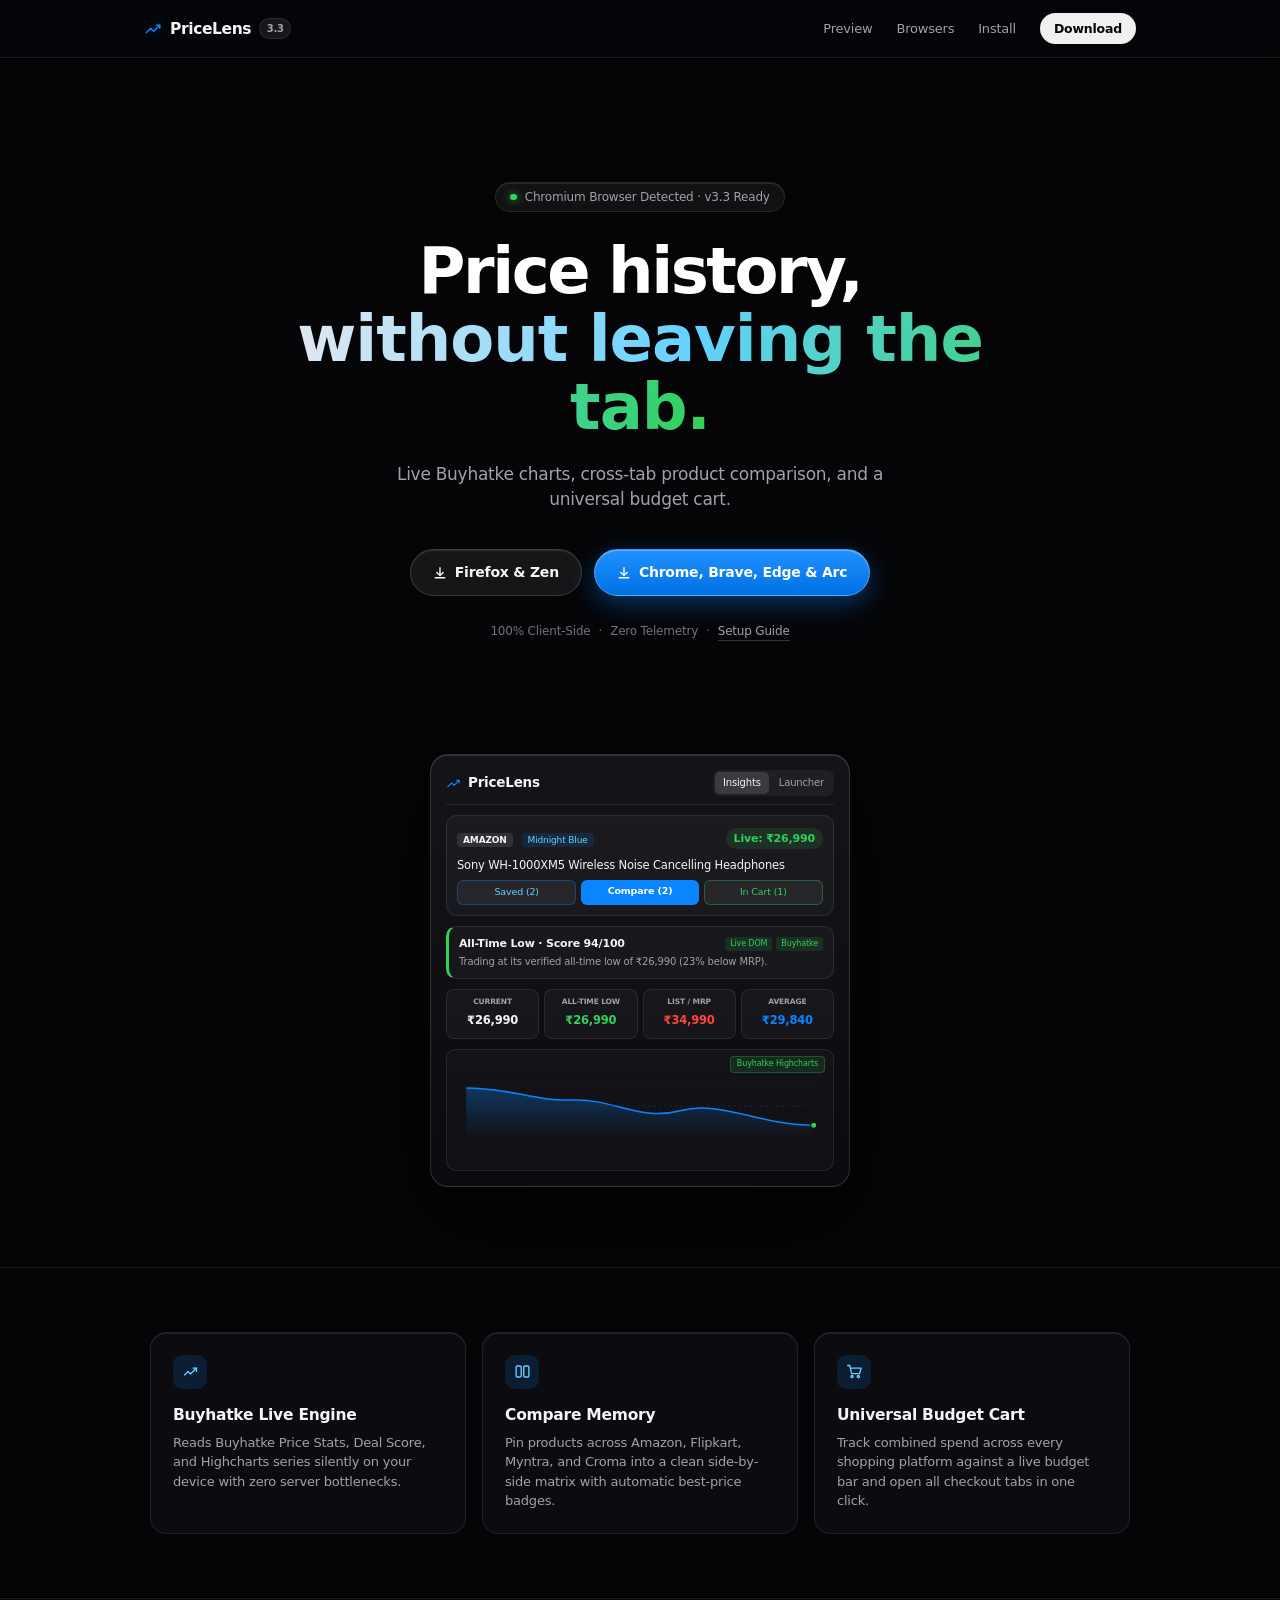
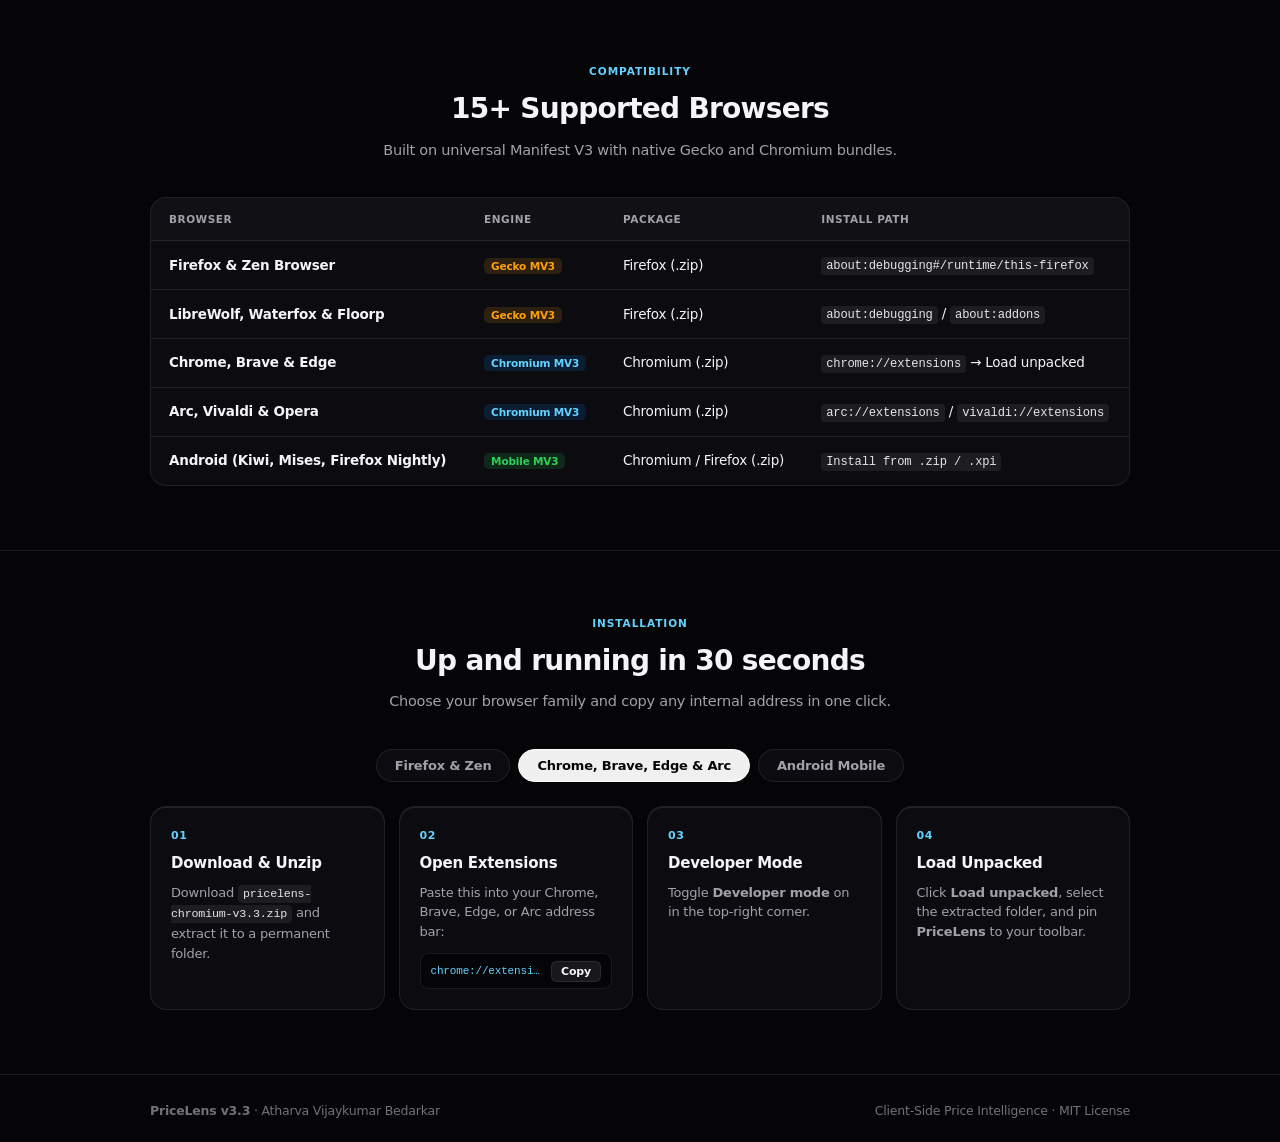
<file: web/index.html>
<!DOCTYPE html>
<html lang="en">
<head>
  <meta charset="UTF-8">
  <meta name="viewport" content="width=device-width, initial-scale=1.0">
  <title>PriceLens — Price History, Compare &amp; Budget Cart</title>
  <meta name="description" content="Live Buyhatke price history, multi-product comparison memory, and a universal budget cart for Firefox, Zen, Chrome, Brave, Edge, and Arc.">
  <link rel="stylesheet" href="styles.css">
</head>
<body>
  <!-- Ambient Grainy Gradient Canvas -->
  <div class="ambient-bg" aria-hidden="true">
    <div class="mesh-orb orb-1"></div>
    <div class="mesh-orb orb-2"></div>
    <div class="mesh-orb orb-3"></div>
    <svg class="grain-layer" xmlns="http://www.w3.org/2000/svg">
      <filter id="grainNoise">
        <feTurbulence type="fractalNoise" baseFrequency="0.78" numOctaves="3" stitchTiles="stitch" />
        <feColorMatrix type="saturate" values="0" />
      </filter>
      <rect width="100%" height="100%" filter="url(#grainNoise)" />
    </svg>
  </div>

  <!-- Minimal Floating Navigation -->
  <nav class="top-nav">
    <div class="nav-inner">
      <a href="#" class="nav-brand">
        <svg class="brand-glyph" viewBox="0 0 24 24" width="18" height="18" fill="none" stroke="currentColor" stroke-width="2" stroke-linecap="round" stroke-linejoin="round">
          <path d="M3 17l6-6 4 4 8-8" />
          <path d="M17 7h4v4" />
        </svg>
        <span class="brand-title">PriceLens</span>
        <span class="version-chip">3.3</span>
      </a>
      <div class="nav-links">
        <a href="#preview">Preview</a>
        <a href="#browsers">Browsers</a>
        <a href="#install-guide">Install</a>
        <a href="downloads/pricelens-universal-v3.3.zip" class="nav-cta" download>Download</a>
      </div>
    </div>
  </nav>

  <!-- Minimalist First Half: Hero Only -->
  <header class="hero-section">
    <div class="hero-container">
      <div class="eyebrow-pill">
        <span class="status-dot"></span>
        <span id="detectedBrowserBanner">Manifest V3 · Gecko &amp; Chromium</span>
      </div>

      <h1 class="hero-headline">
        Price history,<br>
        <span class="gradient-sub">without leaving the tab.</span>
      </h1>

      <p class="hero-lead">
        Live Buyhatke charts, cross-tab product comparison, and a universal budget cart.
      </p>

      <!-- Clean Dual Download Bar -->
      <div class="hero-cta-row">
        <a href="downloads/pricelens-firefox-v3.3.zip" class="btn-hero-dl" id="btnDlGecko" download>
          <svg viewBox="0 0 16 16" width="14" height="14" fill="none" stroke="currentColor" stroke-width="1.6" stroke-linecap="round" stroke-linejoin="round">
            <path d="M8 2v8.5M4.5 7.5L8 11l3.5-3.5M2.5 13.5h11"/>
          </svg>
          <span>Firefox &amp; Zen</span>
        </a>
        <a href="downloads/pricelens-chromium-v3.3.zip" class="btn-hero-dl" id="btnDlChromium" download>
          <svg viewBox="0 0 16 16" width="14" height="14" fill="none" stroke="currentColor" stroke-width="1.6" stroke-linecap="round" stroke-linejoin="round">
            <path d="M8 2v8.5M4.5 7.5L8 11l3.5-3.5M2.5 13.5h11"/>
          </svg>
          <span>Chrome, Brave, Edge &amp; Arc</span>
        </a>
      </div>

      <div class="hero-footnote">
        <span>100% Client-Side</span>
        <span class="dot-sep">·</span>
        <span>Zero Telemetry</span>
        <span class="dot-sep">·</span>
        <a href="#install-guide">Setup Guide</a>
      </div>
    </div>
  </header>

  <!-- Floating Popup Preview -->
  <section class="preview-section" id="preview">
    <div class="preview-stage">
      <div class="preview-window">
        <div class="preview-header">
          <div class="preview-brand">
            <svg viewBox="0 0 24 24" width="15" height="15" fill="none" stroke="#0A84FF" stroke-width="2" stroke-linecap="round" stroke-linejoin="round">
              <path d="M3 17l6-6 4 4 8-8"/><path d="M17 7h4v4"/>
            </svg>
            <span>PriceLens</span>
          </div>
          <div class="preview-pills">
            <span class="p-pill active">Insights</span>
            <span class="p-pill">Launcher</span>
          </div>
        </div>

        <div class="preview-product-bar">
          <div class="preview-prod-top">
            <div>
              <span class="p-store">AMAZON</span>
              <span class="p-variant">Midnight Blue</span>
            </div>
            <span class="p-live">Live: ₹26,990</span>
          </div>
          <div class="preview-prod-title">Sony WH-1000XM5 Wireless Noise Cancelling Headphones</div>
          <div class="preview-quick-row">
            <span class="p-act active">Saved (2)</span>
            <span class="p-act blue">Compare (2)</span>
            <span class="p-act green">In Cart (1)</span>
          </div>
        </div>

        <div class="preview-deal-bar">
          <div class="preview-deal-top">
            <strong>All-Time Low · Score 94/100</strong>
            <div class="preview-src-tags">
              <span class="src-tag">Live DOM</span>
              <span class="src-tag">Buyhatke</span>
            </div>
          </div>
          <p>Trading at its verified all-time low of ₹26,990 (23% below MRP).</p>
        </div>

        <div class="preview-bento-grid">
          <div class="p-metric">
            <span>CURRENT</span>
            <strong>₹26,990</strong>
          </div>
          <div class="p-metric">
            <span>ALL-TIME LOW</span>
            <strong class="green">₹26,990</strong>
          </div>
          <div class="p-metric">
            <span>LIST / MRP</span>
            <strong class="red">₹34,990</strong>
          </div>
          <div class="p-metric">
            <span>AVERAGE</span>
            <strong class="blue">₹29,840</strong>
          </div>
        </div>

        <div class="preview-chart-box">
          <div class="preview-chart-badge">Buyhatke Highcharts</div>
          <svg viewBox="0 0 560 110" width="100%" height="100">
            <defs>
              <linearGradient id="demoGrad" x1="0" y1="0" x2="0" y2="1">
                <stop offset="0%" stop-color="#0A84FF" stop-opacity="0.32"/>
                <stop offset="100%" stop-color="#0A84FF" stop-opacity="0.0"/>
              </linearGradient>
            </defs>
            <line x1="20" y1="25" x2="540" y2="25" stroke="rgba(255,255,255,0.06)" stroke-dasharray="3 3"/>
            <line x1="20" y1="55" x2="540" y2="55" stroke="rgba(10,132,255,0.28)" stroke-dasharray="4 4"/>
            <line x1="20" y1="85" x2="540" y2="85" stroke="rgba(255,255,255,0.06)" stroke-dasharray="3 3"/>
            <path d="M 20 28 C 90 28, 120 48, 180 46 C 240 44, 280 78, 340 62 C 400 46, 460 84, 540 84 L 540 102 L 20 102 Z" fill="url(#demoGrad)"/>
            <path d="M 20 28 C 90 28, 120 48, 180 46 C 240 44, 280 78, 340 62 C 400 46, 460 84, 540 84" fill="none" stroke="#0A84FF" stroke-width="2.2"/>
            <circle cx="540" cy="84" r="4.5" fill="#30D158" stroke="#070709" stroke-width="1.5"/>
          </svg>
        </div>
      </div>
    </div>
  </section>

  <!-- Minimal 3-Pillar Overview -->
  <section class="section" id="features">
    <div class="container">
      <div class="features-bento">
        <div class="feat-card">
          <div class="feat-icon">
            <svg viewBox="0 0 20 20" width="17" height="17" fill="none" stroke="currentColor" stroke-width="1.6" stroke-linecap="round" stroke-linejoin="round">
              <path d="M3 14l4-4 3 3 7-7"/><path d="M13 6h4v4"/>
            </svg>
          </div>
          <h3>Buyhatke Live Engine</h3>
          <p>Reads Buyhatke Price Stats, Deal Score, and Highcharts series silently on your device with zero server bottlenecks.</p>
        </div>

        <div class="feat-card">
          <div class="feat-icon">
            <svg viewBox="0 0 20 20" width="17" height="17" fill="none" stroke="currentColor" stroke-width="1.6" stroke-linecap="round" stroke-linejoin="round">
              <rect x="2.5" y="3.5" width="6" height="13" rx="1.5"/><rect x="11.5" y="3.5" width="6" height="13" rx="1.5"/>
            </svg>
          </div>
          <h3>Compare Memory</h3>
          <p>Pin products across Amazon, Flipkart, Myntra, and Croma into a clean side-by-side matrix with automatic best-price badges.</p>
        </div>

        <div class="feat-card">
          <div class="feat-icon">
            <svg viewBox="0 0 20 20" width="17" height="17" fill="none" stroke="currentColor" stroke-width="1.6" stroke-linecap="round" stroke-linejoin="round">
              <circle cx="7" cy="16" r="1.3"/><circle cx="14.5" cy="16" r="1.3"/>
              <path d="M2 3h2.5l2.2 9.5h9.3l1.8-6.5H5.5"/>
            </svg>
          </div>
          <h3>Universal Budget Cart</h3>
          <p>Track combined spend across every shopping platform against a live budget bar and open all checkout tabs in one click.</p>
        </div>
      </div>
    </div>
  </section>

  <!-- Browser Support Matrix -->
  <section class="section" id="browsers">
    <div class="container">
      <div class="section-header">
        <span class="section-tag">COMPATIBILITY</span>
        <h2>15+ Supported Browsers</h2>
        <p>Built on universal Manifest V3 with native Gecko and Chromium bundles.</p>
      </div>

      <div class="browser-table-wrap">
        <table class="browser-table">
          <thead>
            <tr>
              <th>Browser</th>
              <th>Engine</th>
              <th>Package</th>
              <th>Install Path</th>
            </tr>
          </thead>
          <tbody>
            <tr>
              <td><strong>Firefox &amp; Zen Browser</strong></td>
              <td><span class="tbl-badge gecko">Gecko MV3</span></td>
              <td>Firefox (.zip)</td>
              <td><code>about:debugging#/runtime/this-firefox</code></td>
            </tr>
            <tr>
              <td><strong>LibreWolf, Waterfox &amp; Floorp</strong></td>
              <td><span class="tbl-badge gecko">Gecko MV3</span></td>
              <td>Firefox (.zip)</td>
              <td><code>about:debugging</code> / <code>about:addons</code></td>
            </tr>
            <tr>
              <td><strong>Chrome, Brave &amp; Edge</strong></td>
              <td><span class="tbl-badge chromium">Chromium MV3</span></td>
              <td>Chromium (.zip)</td>
              <td><code>chrome://extensions</code> → Load unpacked</td>
            </tr>
            <tr>
              <td><strong>Arc, Vivaldi &amp; Opera</strong></td>
              <td><span class="tbl-badge chromium">Chromium MV3</span></td>
              <td>Chromium (.zip)</td>
              <td><code>arc://extensions</code> / <code>vivaldi://extensions</code></td>
            </tr>
            <tr>
              <td><strong>Android (Kiwi, Mises, Firefox Nightly)</strong></td>
              <td><span class="tbl-badge mobile">Mobile MV3</span></td>
              <td>Chromium / Firefox (.zip)</td>
              <td><code>Install from .zip / .xpi</code></td>
            </tr>
          </tbody>
        </table>
      </div>
    </div>
  </section>

  <!-- Step-by-Step Installation Guide -->
  <section class="section" id="install-guide">
    <div class="container">
      <div class="section-header">
        <span class="section-tag">INSTALLATION</span>
        <h2>Up and running in 30 seconds</h2>
        <p>Choose your browser family and copy any internal address in one click.</p>
      </div>

      <div class="guide-tabs-bar">
        <button class="guide-tab active" data-guide="gecko">Firefox &amp; Zen</button>
        <button class="guide-tab" data-guide="chromium">Chrome, Brave, Edge &amp; Arc</button>
        <button class="guide-tab" data-guide="android">Android Mobile</button>
      </div>

      <!-- Gecko Steps -->
      <div class="guide-panel active" id="guide-gecko">
        <div class="steps-grid">
          <div class="step-card">
            <div class="step-num">01</div>
            <h3>Download &amp; Unzip</h3>
            <p>Download <code>pricelens-firefox-v3.3.zip</code> and extract it to a permanent folder.</p>
          </div>
          <div class="step-card">
            <div class="step-num">02</div>
            <h3>Open Debugging</h3>
            <p>Paste this into your address bar and press Enter:</p>
            <div class="copy-code-row">
              <code>about:debugging#/runtime/this-firefox</code>
              <button class="copy-snippet-btn" data-copy="about:debugging#/runtime/this-firefox">Copy</button>
            </div>
          </div>
          <div class="step-card">
            <div class="step-num">03</div>
            <h3>Load Manifest</h3>
            <p>Click <strong>Load Temporary Add-on...</strong> and choose <code>manifest.json</code> inside the extracted folder.</p>
          </div>
          <div class="step-card">
            <div class="step-num">Permanent</div>
            <h3>Zen / Developer Edition</h3>
            <p>Set this flag to <code>false</code> in <code>about:config</code>, then install the <code>.zip</code> via <code>about:addons</code>:</p>
            <div class="copy-code-row">
              <code>xpinstall.signatures.required</code>
              <button class="copy-snippet-btn" data-copy="xpinstall.signatures.required">Copy</button>
            </div>
          </div>
        </div>
      </div>

      <!-- Chromium Steps -->
      <div class="guide-panel" id="guide-chromium">
        <div class="steps-grid">
          <div class="step-card">
            <div class="step-num">01</div>
            <h3>Download &amp; Unzip</h3>
            <p>Download <code>pricelens-chromium-v3.3.zip</code> and extract it to a permanent folder.</p>
          </div>
          <div class="step-card">
            <div class="step-num">02</div>
            <h3>Open Extensions</h3>
            <p>Paste this into your Chrome, Brave, Edge, or Arc address bar:</p>
            <div class="copy-code-row">
              <code>chrome://extensions</code>
              <button class="copy-snippet-btn" data-copy="chrome://extensions">Copy</button>
            </div>
          </div>
          <div class="step-card">
            <div class="step-num">03</div>
            <h3>Developer Mode</h3>
            <p>Toggle <strong>Developer mode</strong> on in the top-right corner.</p>
          </div>
          <div class="step-card">
            <div class="step-num">04</div>
            <h3>Load Unpacked</h3>
            <p>Click <strong>Load unpacked</strong>, select the extracted folder, and pin <strong>PriceLens</strong> to your toolbar.</p>
          </div>
        </div>
      </div>

      <!-- Android Steps -->
      <div class="guide-panel" id="guide-android">
        <div class="steps-grid">
          <div class="step-card">
            <div class="step-num">Kiwi / Mises</div>
            <h3>Direct .zip Install</h3>
            <p>Open <code>chrome://extensions</code>, enable <strong>Developer mode</strong>, tap <strong>+(from .zip)</strong>, and pick <code>pricelens-chromium-v3.3.zip</code>.</p>
          </div>
          <div class="step-card">
            <div class="step-num">Firefox Nightly</div>
            <h3>Install From File</h3>
            <p>Enable <code>xpinstall.signatures.required = false</code> in <code>about:config</code> and install <code>pricelens-firefox-v3.3.zip</code>.</p>
          </div>
        </div>
      </div>
    </div>
  </section>

  <!-- Minimal Footer -->
  <footer class="site-footer">
    <div class="container footer-inner">
      <span><strong>PriceLens v3.3</strong> · Atharva Vijaykumar Bedarkar</span>
      <span>Client-Side Price Intelligence · MIT License</span>
    </div>
  </footer>

  <script src="app.js"></script>
</body>
</html>
</file>
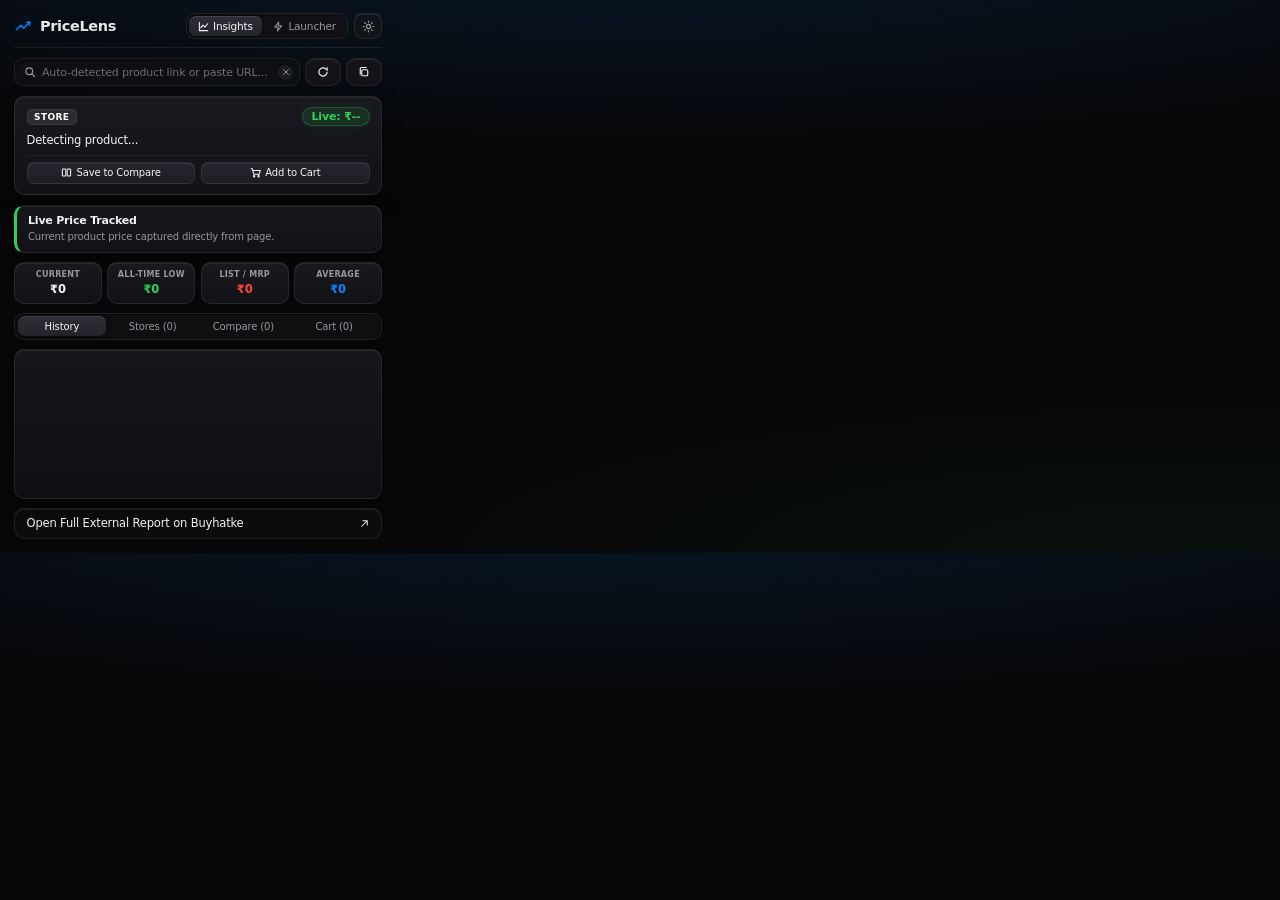
<file: popup/popup.html>
<!DOCTYPE html>
<html lang="en">
<head>
  <meta charset="UTF-8">
  <meta name="viewport" content="width=device-width, initial-scale=1.0">
  <title>PriceLens</title>
  <link rel="stylesheet" href="popup.css">
</head>
<body>
  <div class="popup-container">
    <!-- Auto-Redirect Countdown & Cancellation Banner -->
    <div id="autoRedirectBanner" class="auto-redirect-banner hidden">
      <div class="banner-text">
        <span class="banner-spinner"></span>
        <span>Redirecting in <strong id="countdownText">600ms</strong></span>
      </div>
      <button id="cancelRedirectBtn" class="btn btn-cancel-redirect">Cancel</button>
    </div>

    <!-- Header with Brand & Apple Segmented Control -->
    <header class="header">
      <div class="brand">
        <svg class="brand-icon" viewBox="0 0 24 24" width="18" height="18" fill="none" stroke="currentColor" stroke-width="1.8" stroke-linecap="round" stroke-linejoin="round">
          <path d="M3 17l6-6 4 4 8-8" />
          <path d="M17 7h4v4" />
        </svg>
        <span class="brand-name">PriceLens</span>
      </div>

      <div class="header-controls">
        <!-- Segmented Mode Control -->
        <div class="mode-pill" id="modeSwitchContainer">
          <button id="modeDashboardBtn" class="mode-btn active" title="Analytics, Compare & Cart">
            <svg viewBox="0 0 16 16" width="11" height="11" fill="none" stroke="currentColor" stroke-width="1.5" stroke-linecap="round" stroke-linejoin="round">
              <path d="M2 14h12M2 14V2M4 10l3-4 3 3 4-5"/>
            </svg>
            <span>Insights</span>
          </button>
          <button id="modeRedirectBtn" class="mode-btn" title="Quick Redirect Launcher">
            <svg viewBox="0 0 16 16" width="11" height="11" fill="none" stroke="currentColor" stroke-width="1.5" stroke-linecap="round" stroke-linejoin="round">
              <path d="M8.5 1.5L2.5 9h5l-1 5.5 6-7.5h-5l1-5.5z"/>
            </svg>
            <span>Launcher</span>
          </button>
        </div>

        <button id="openOptionsBtn" class="icon-btn" title="Settings">
          <svg viewBox="0 0 16 16" width="13" height="13" fill="none" stroke="currentColor" stroke-width="1.5" stroke-linecap="round" stroke-linejoin="round">
            <circle cx="8" cy="8" r="2.5"></circle>
            <path d="M8 1.5v1.2M8 13.3v1.2M1.5 8h1.2M13.3 8h1.2M3.4 3.4l.8.8M11.8 11.8l.8.8M3.4 12.6l.8-.8M11.8 4.2l.8-.8"/>
          </svg>
        </button>
      </div>
    </header>

    <!-- URL Input Bar -->
    <div class="search-section">
      <div class="input-wrapper">
        <svg class="search-icon" viewBox="0 0 16 16" width="12" height="12" fill="none" stroke="currentColor" stroke-width="1.5" stroke-linecap="round" stroke-linejoin="round">
          <path d="M7 11.5a4.5 4.5 0 1 0 0-9 4.5 4.5 0 0 0 0 9zM10.5 10.5l3.5 3.5"/>
        </svg>
        <input type="text" id="urlInput" placeholder="Auto-detected product link or paste URL..." autocomplete="off">
        <button id="clearUrlBtn" class="clear-btn" title="Clear">
          <svg viewBox="0 0 16 16" width="10" height="10" fill="none" stroke="currentColor" stroke-width="1.5" stroke-linecap="round">
            <path d="M4 4l8 8M12 4l-8 8"/>
          </svg>
        </button>
      </div>
      <button id="refreshInsightsBtn" class="btn btn-secondary btn-icon" title="Re-sync Multi-Source Data">
        <svg viewBox="0 0 16 16" width="12" height="12" fill="none" stroke="currentColor" stroke-width="1.5" stroke-linecap="round" stroke-linejoin="round">
          <path d="M13.5 8a5.5 5.5 0 1 1-1.6-3.9L13.5 5.5V2"/>
        </svg>
      </button>
      <button id="copyUrlBtn" class="btn btn-secondary btn-icon" title="Copy Canonical URL">
        <svg viewBox="0 0 16 16" width="12" height="12" fill="none" stroke="currentColor" stroke-width="1.5" stroke-linecap="round" stroke-linejoin="round">
          <rect x="5" y="5" width="8" height="8" rx="1.5"></rect>
          <path d="M3 11V3.5A1.5 1.5 0 0 1 4.5 2H11"/>
        </svg>
      </button>
    </div>

    <!-- Active Product Card with 1-Click Compare Memory & Universal Cart Triggers -->
    <div id="productSummaryCard" class="product-summary-card">
      <div class="product-summary-top">
        <div class="product-badges-left">
          <span class="store-badge" id="productStoreBadge">Store</span>
          <span class="variant-pill hidden" id="productVariantPill"></span>
        </div>
        <span class="live-price-pill" id="livePricePill">Live: ₹--</span>
      </div>
      <div class="product-summary-title" id="productSummaryTitle">Detecting product...</div>

      <!-- Compact Action Bar: Save to Compare Memory, Contextual Compare Trigger, Add to Cart -->
      <div class="product-quick-actions" id="productQuickActions">
        <button id="saveCompareBtn" class="action-pill-btn" title="Save product in memory to compare across tabs">
          <svg viewBox="0 0 16 16" width="11" height="11" fill="none" stroke="currentColor" stroke-width="1.5" stroke-linecap="round" stroke-linejoin="round">
            <rect x="2" y="3" width="5" height="10" rx="1"/>
            <rect x="9" y="3" width="5" height="10" rx="1"/>
          </svg>
          <span id="saveCompareBtnText">Save to Compare</span>
        </button>

        <button id="comparePromptBtn" class="action-pill-btn compare-ready-pill hidden" title="Compare this product against saved items">
          <svg viewBox="0 0 16 16" width="11" height="11" fill="none" stroke="currentColor" stroke-width="1.5" stroke-linecap="round" stroke-linejoin="round">
            <path d="M5 3v10M11 3v10M2 8h12"/>
          </svg>
          <span id="comparePromptBtnText">Compare Now</span>
        </button>

        <button id="addToCartBtn" class="action-pill-btn" title="Add product to cross-platform budget cart">
          <svg viewBox="0 0 16 16" width="11" height="11" fill="none" stroke="currentColor" stroke-width="1.5" stroke-linecap="round" stroke-linejoin="round">
            <circle cx="6" cy="13.5" r="1"/>
            <circle cx="12.5" cy="13.5" r="1"/>
            <path d="M1.5 2.5h2l1.8 8h8.2l1.5-5.5H4.5"/>
          </svg>
          <span id="addToCartBtnText">Add to Cart</span>
        </button>
      </div>
    </div>

    <!-- ============================================== -->
    <!-- VIEW 1: REDIRECT LAUNCHER MODE                 -->
    <!-- ============================================== -->
    <div id="redirectView" class="view-panel hidden">
      <div class="redirect-card">
        <div class="redirect-header">
          <label for="redirectProviderSelect">Target Tracker</label>
          <select id="redirectProviderSelect" class="provider-dropdown">
            <!-- Populated dynamically -->
          </select>
        </div>

        <!-- Apple Primary Hero Button -->
        <button id="mainRedirectBtn" class="btn btn-hero btn-block">
          <span class="btn-hero-text">
            <span>Open in <strong id="heroProviderName">Buyhatke</strong></span>
          </span>
          <svg viewBox="0 0 16 16" width="13" height="13" fill="none" stroke="currentColor" stroke-width="1.6" stroke-linecap="round" stroke-linejoin="round">
            <path d="M4 12L12 4M12 4H6M12 4V10"/>
          </svg>
        </button>

        <!-- Quick 1-Click Alternative Provider Chips -->
        <div class="quick-providers-section">
          <span class="quick-label">Alternative Price Trackers</span>
          <div class="quick-chips" id="quickChipsContainer">
            <!-- Populated dynamically -->
          </div>
        </div>

        <!-- Auto-Redirect Preference -->
        <div class="auto-redirect-setting">
          <label class="toggle-checkbox">
            <input type="checkbox" id="autoRedirectCheckbox">
            <span class="toggle-label">Directly open tracker on toolbar icon click</span>
          </label>
        </div>
      </div>
    </div>

    <!-- ============================================== -->
    <!-- VIEW 2: FULL ANALYTICS, COMPARE & CART         -->
    <!-- ============================================== -->
    <div id="dashboardView" class="view-panel">
      <!-- Dashboard Results (Always stable in flow — zero layout shifting) -->
      <div id="resultsContainer" class="results-container">
        <!-- Deal Recommendation Banner + Multi-Source Attribution + Non-Shifting Background Sync Pill -->
        <div id="dealBanner" class="deal-banner deal-excellent">
          <div class="deal-banner-top">
            <span class="deal-badge" id="dealBadge">Live Price Tracked</span>
            <div class="deal-banner-right">
              <span id="bgSyncBadge" class="bg-sync-pill hidden">
                <span class="mini-spinner"></span>
                <span id="bgSyncText">Syncing trackers...</span>
              </span>
              <div class="sources-pills" id="sourcesPillsContainer"></div>
            </div>
          </div>
          <span class="deal-desc" id="dealDesc">Current product price captured directly from page.</span>
        </div>

        <!-- 4 Metric Bento Grid -->
        <div class="metrics-grid">
          <div class="metric-card current">
            <span class="metric-label">Current</span>
            <span class="metric-value" id="currentPrice">₹0</span>
          </div>
          <div class="metric-card lowest">
            <span class="metric-label">All-Time Low</span>
            <span class="metric-value text-green" id="lowestPrice">₹0</span>
          </div>
          <div class="metric-card highest">
            <span class="metric-label">List / MRP</span>
            <span class="metric-value text-red" id="highestPrice">₹0</span>
          </div>
          <div class="metric-card average">
            <span class="metric-label">Average</span>
            <span class="metric-value text-blue" id="averagePrice">₹0</span>
          </div>
        </div>

        <!-- 4-Way Segmented Tab Navigation -->
        <div class="tabs-nav">
          <button class="tab-btn active" data-tab="history">History</button>
          <button class="tab-btn" data-tab="cheaper">Stores (<span id="cheaperCount">0</span>)</button>
          <button class="tab-btn" data-tab="compare">Compare (<span id="compareCount">0</span>)</button>
          <button class="tab-btn" data-tab="cart">Cart (<span id="cartCount">0</span>)</button>
        </div>

        <!-- TAB 1: History Chart Tab -->
        <div id="historyTab" class="tab-content active">
          <!-- Collapsible Keepa Dropdown (Lazy-loaded, collapsed by default) -->
          <details id="keepaChartDropdown" class="keepa-dropdown hidden">
            <summary class="keepa-dropdown-toggle">
              <span class="keepa-toggle-left">
                <svg viewBox="0 0 16 16" width="12" height="12" fill="none" stroke="currentColor" stroke-width="1.5" stroke-linecap="round" stroke-linejoin="round">
                  <path d="M2 14h12M2 14V2M4 10l3-4 3 3 4-5"/>
                </svg>
                <span>View Amazon Keepa Historical Graph</span>
              </span>
              <svg class="keepa-toggle-chevron" viewBox="0 0 16 16" width="10" height="10" fill="none" stroke="currentColor" stroke-width="1.5" stroke-linecap="round" stroke-linejoin="round">
                <path d="M4 6l4 4 4-4"/>
              </svg>
            </summary>
            <div class="keepa-chart-body">
              <img id="keepaChartImg" class="keepa-chart-img" alt="Amazon Price Graph" />
            </div>
          </details>

          <div id="chartContainer" class="chart-wrapper"></div>
        </div>

        <!-- TAB 2: Cross-Store Cheaper Options Tab -->
        <div id="cheaperTab" class="tab-content">
          <div id="cheaperList" class="cheaper-list">
            <!-- Populated dynamically -->
          </div>
        </div>

        <!-- TAB 3: Multi-Product Comparison Matrix Tab -->
        <div id="compareTab" class="tab-content">
          <div class="panel-subheader">
            <span class="panel-subheader-title" id="compareSummaryLabel">Saved Products in Memory</span>
            <button id="clearCompareBtn" class="link-action-btn">Clear All</button>
          </div>
          <div id="compareMatrixContainer" class="compare-matrix-container">
            <!-- Populated dynamically -->
          </div>
        </div>

        <!-- TAB 4: Universal Cross-Platform Budget Cart Tab -->
        <div id="cartTab" class="tab-content">
          <!-- Budget Control & Progress Card -->
          <div class="budget-card">
            <div class="budget-header-row">
              <div class="budget-Totals">
                <span class="budget-caption">Cart Total Across Stores</span>
                <div class="budget-spend-line">
                  <strong class="budget-total-amount" id="cartTotalSpend">₹0</strong>
                  <span class="budget-savings-pill hidden" id="cartTotalSavingsPill">Save ₹0 vs MRP</span>
                </div>
              </div>
              <div class="budget-limit-box">
                <label for="budgetLimitInput" class="budget-caption">Budget Limit (₹)</label>
                <input type="number" id="budgetLimitInput" class="budget-input" min="0" step="500" placeholder="25000">
              </div>
            </div>

            <div class="budget-progress-track">
              <div id="budgetProgressBar" class="budget-progress-fill" style="width: 0%;"></div>
            </div>

            <div class="budget-status-row">
              <span id="budgetStatusText" class="budget-status-text">Set a target budget to track multi-store spend</span>
              <span id="budgetPercentText" class="budget-percent-text">0%</span>
            </div>

            <!-- Cross-Store Spend Breakdown Pills -->
            <div id="cartStoreBreakdown" class="cart-store-breakdown"></div>
          </div>

          <!--Cart Items List -->
          <div id="cartItemsList" class="cart-items-list">
            <!-- Populated dynamically -->
          </div>

          <!-- Cart Footer Actions -->
          <div id="cartFooterActions" class="cart-footer-actions hidden">
            <button id="openAllCartTabsBtn" class="btn btn-secondary btn-sm-block">
              <span>Open All Store Pages</span>
            </button>
            <button id="clearCartBtn" class="btn btn-ghost-danger btn-sm-block">
              <span>Clear Cart</span>
            </button>
          </div>
        </div>

        <!-- Footer Action -->
        <div class="footer-actions">
          <a id="openProviderLink" href="#" target="_blank" class="btn btn-outline btn-block">
            <span>Open Full External Report on <span id="providerButtonLabel">Buyhatke</span></span>
            <svg viewBox="0 0 16 16" width="11" height="11" fill="none" stroke="currentColor" stroke-width="1.5" stroke-linecap="round" stroke-linejoin="round">
              <path d="M4 12L12 4M12 4H6M12 4V10"/>
            </svg>
          </a>
        </div>
      </div>
    </div>

  </div>

  <script src="../lib/url-cleaner.js"></script>
  <script src="../lib/providers.js"></script>
  <script src="../lib/parsers.js"></script>
  <script src="../lib/scrapers.js"></script>
  <script src="../lib/chart.js"></script>
  <script src="popup.js"></script>
</body>
</html>
</file>
<file: web/styles.css>
/* PriceLens v3.3 — Minimal Grainy-Gradient Apple Pro Dark Aesthetic */
:root {
  --bg-canvas: #050507;
  --bg-surface: rgba(18, 18, 24, 0.62);
  --bg-surface-strong: rgba(20, 20, 27, 0.84);
  --border-hairline: rgba(255, 255, 255, 0.085);
  --border-subtle: rgba(255, 255, 255, 0.16);
  --inner-specular: inset 0 1px 0 rgba(255, 255, 255, 0.09);
  --text-primary: #F5F5F7;
  --text-secondary: #A1A1AA;
  --text-muted: #71717A;
  --accent-blue: #0A84FF;
  --accent-cyan: #64D2FF;
  --accent-green: #30D158;
  --accent-amber: #FF9F0A;
  --accent-red: #FF453A;
  --spring: cubic-bezier(0.22, 1, 0.36, 1);
}

* {
  box-sizing: border-box;
  margin: 0;
  padding: 0;
  font-family: -apple-system, BlinkMacSystemFont, "SF Pro Display", "SF Pro Text", "Inter", system-ui, sans-serif;
  -webkit-font-smoothing: antialiased;
  -moz-osx-font-smoothing: grayscale;
  letter-spacing: -0.016em;
}

html {
  scroll-behavior: smooth;
  background-color: var(--bg-canvas);
}

body {
  background-color: var(--bg-canvas);
  color: var(--text-primary);
  line-height: 1.55;
  overflow-x: hidden;
  position: relative;
}

/* =================================================== */
/* AMBIENT GRAINY GRADIENT BACKGROUND LAYER            */
/* =================================================== */
.ambient-bg {
  position: fixed;
  inset: 0;
  z-index: -1;
  overflow: hidden;
  pointer-events: none;
  background: radial-gradient(circle at 50% -15%, #0D1B3E 0%, #050507 68%);
}

.mesh-orb {
  position: absolute;
  border-radius: 50%;
  filter: blur(110px);
  opacity: 0.45;
  will-change: transform;
}

.orb-1 {
  width: 640px;
  height: 520px;
  top: -180px;
  left: 50%;
  transform: translateX(-50%);
  background: radial-gradient(circle, rgba(10, 132, 255, 0.55) 0%, rgba(56, 189, 248, 0.14) 55%, transparent 75%);
  animation: floatOrb1 16s ease-in-out infinite alternate;
}

.orb-2 {
  width: 520px;
  height: 520px;
  top: 140px;
  left: -140px;
  background: radial-gradient(circle, rgba(99, 102, 241, 0.34) 0%, rgba(79, 70, 229, 0.08) 60%, transparent 75%);
  animation: floatOrb2 20s ease-in-out infinite alternate;
}

.orb-3 {
  width: 480px;
  height: 480px;
  top: 260px;
  right: -120px;
  background: radial-gradient(circle, rgba(48, 209, 88, 0.24) 0%, rgba(16, 185, 129, 0.06) 60%, transparent 75%);
  animation: floatOrb3 18s ease-in-out infinite alternate;
}

.grain-layer {
  position: absolute;
  inset: 0;
  width: 100%;
  height: 100%;
  opacity: 0.06;
  mix-blend-mode: overlay;
  pointer-events: none;
}

@keyframes floatOrb1 {
  0% { transform: translate(-50%, 0px) scale(1); }
  100% { transform: translate(-46%, 32px) scale(1.06); }
}

@keyframes floatOrb2 {
  0% { transform: translate(0px, 0px) scale(1); }
  100% { transform: translate(40px, -28px) scale(1.08); }
}

@keyframes floatOrb3 {
  0% { transform: translate(0px, 0px) scale(1); }
  100% { transform: translate(-36px, 24px) scale(1.05); }
}

/* =================================================== */
/* FLOATING GLASS NAVIGATION                           */
/* =================================================== */
.top-nav {
  position: sticky;
  top: 0;
  z-index: 100;
  background: rgba(7, 7, 10, 0.56);
  backdrop-filter: saturate(180%) blur(22px);
  -webkit-backdrop-filter: saturate(180%) blur(22px);
  border-bottom: 1px solid var(--border-hairline);
}

.nav-inner {
  max-width: 1040px;
  margin: 0 auto;
  padding: 13px 24px;
  display: flex;
  justify-content: space-between;
  align-items: center;
}

.nav-brand {
  display: flex;
  align-items: center;
  gap: 8px;
  text-decoration: none;
  color: var(--text-primary);
}

.brand-glyph {
  color: var(--accent-blue);
  filter: drop-shadow(0 0 8px rgba(10, 132, 255, 0.45));
}

.brand-title {
  font-size: 15.5px;
  font-weight: 600;
  letter-spacing: -0.025em;
}

.version-chip {
  font-size: 10px;
  font-weight: 600;
  padding: 1.5px 6.5px;
  border-radius: 99px;
  background: rgba(255, 255, 255, 0.08);
  color: var(--text-secondary);
  border: 1px solid var(--border-hairline);
}

.nav-links {
  display: flex;
  align-items: center;
  gap: 24px;
}

.nav-links a {
  color: var(--text-secondary);
  text-decoration: none;
  font-size: 13px;
  font-weight: 500;
  transition: color 0.16s ease;
}

.nav-links a:hover {
  color: var(--text-primary);
}

.nav-links .nav-cta {
  background: rgba(255, 255, 255, 0.94);
  color: #050507;
  padding: 6px 14px;
  border-radius: 99px;
  font-size: 12.5px;
  font-weight: 600;
  transition: transform 0.16s var(--spring), background 0.16s ease;
}

.nav-links .nav-cta:hover {
  background: #FFFFFF;
  color: #050507;
  transform: translateY(-1px);
}

/* =================================================== */
/* MINIMALIST FIRST HALF: HERO                         */
/* =================================================== */
.hero-section {
  min-height: 76vh;
  display: flex;
  align-items: center;
  justify-content: center;
  padding: 64px 24px 40px;
}

.hero-container {
  max-width: 760px;
  margin: 0 auto;
  text-align: center;
}

.eyebrow-pill {
  display: inline-flex;
  align-items: center;
  gap: 8px;
  background: rgba(255, 255, 255, 0.055);
  backdrop-filter: blur(12px);
  border: 1px solid var(--border-hairline);
  box-shadow: var(--inner-specular);
  padding: 5px 14px;
  border-radius: 99px;
  font-size: 12px;
  font-weight: 500;
  color: var(--text-secondary);
  margin-bottom: 26px;
}

.status-dot {
  width: 6.5px;
  height: 6.5px;
  border-radius: 50%;
  background: var(--accent-green);
  box-shadow: 0 0 8px rgba(48, 209, 88, 0.85);
}

.hero-headline {
  font-size: clamp(38px, 6.2vw, 64px);
  font-weight: 700;
  line-height: 1.06;
  letter-spacing: -0.038em;
  margin-bottom: 20px;
  color: #FFFFFF;
}

.gradient-sub {
  background: linear-gradient(100deg, #E2E8F0 0%, #64D2FF 48%, #30D158 100%);
  -webkit-background-clip: text;
  -webkit-text-fill-color: transparent;
}

.hero-lead {
  max-width: 520px;
  margin: 0 auto 36px;
  font-size: 17px;
  color: var(--text-secondary);
  font-weight: 400;
  line-height: 1.5;
}

/* Dual Minimal CTA Row */
.hero-cta-row {
  display: flex;
  align-items: center;
  justify-content: center;
  gap: 12px;
  flex-wrap: wrap;
  margin-bottom: 22px;
}

.btn-hero-dl {
  display: inline-flex;
  align-items: center;
  justify-content: center;
  gap: 8px;
  padding: 12px 22px;
  border-radius: 99px;
  font-size: 14px;
  font-weight: 600;
  text-decoration: none;
  color: var(--text-primary);
  background: rgba(255, 255, 255, 0.07);
  backdrop-filter: blur(16px);
  border: 1px solid var(--border-subtle);
  box-shadow: var(--inner-specular);
  transition: all 0.2s var(--spring);
}

.btn-hero-dl:hover {
  background: rgba(255, 255, 255, 0.13);
  transform: translateY(-1.5px);
}

.btn-hero-dl.primary-cta {
  background: linear-gradient(180deg, #2191FF 0%, #0071E3 100%);
  color: #FFFFFF;
  border-color: rgba(255, 255, 255, 0.24);
  box-shadow: 0 8px 26px rgba(10, 132, 255, 0.38), inset 0 1px 0 rgba(255, 255, 255, 0.28);
}

.btn-hero-dl.primary-cta:hover {
  filter: brightness(1.08);
  box-shadow: 0 12px 32px rgba(10, 132, 255, 0.48), inset 0 1px 0 rgba(255, 255, 255, 0.32);
}

.hero-footnote {
  display: inline-flex;
  align-items: center;
  gap: 8px;
  font-size: 12px;
  color: var(--text-muted);
}

.hero-footnote a {
  color: var(--text-secondary);
  text-decoration: none;
  border-bottom: 1px solid rgba(255, 255, 255, 0.18);
  transition: color 0.15s ease;
}

.hero-footnote a:hover {
  color: #FFFFFF;
}

/* =================================================== */
/* FLOATING POPUP PREVIEW SECTION                      */
/* =================================================== */
.preview-section {
  padding: 12px 24px 80px;
}

.preview-stage {
  max-width: 420px;
  margin: 0 auto;
}

.preview-window {
  background: linear-gradient(180deg, rgba(22, 22, 28, 0.88) 0%, rgba(12, 12, 16, 0.94) 100%);
  backdrop-filter: saturate(180%) blur(26px);
  -webkit-backdrop-filter: saturate(180%) blur(26px);
  border: 1px solid rgba(255, 255, 255, 0.14);
  box-shadow: 0 32px 80px rgba(0, 0, 0, 0.78), inset 0 1px 0 rgba(255, 255, 255, 0.14);
  border-radius: 18px;
  padding: 15px;
  text-align: left;
  display: flex;
  flex-direction: column;
  gap: 10px;
}

.preview-header {
  display: flex;
  justify-content: space-between;
  align-items: center;
  padding-bottom: 8px;
  border-bottom: 1px solid var(--border-hairline);
}

.preview-brand {
  display: flex;
  align-items: center;
  gap: 7px;
  font-weight: 600;
  font-size: 13.5px;
}

.preview-pills {
  display: flex;
  background: rgba(255, 255, 255, 0.05);
  padding: 2px;
  border-radius: 7px;
  gap: 2px;
}

.p-pill {
  font-size: 10px;
  padding: 3px 8px;
  border-radius: 5px;
  color: var(--text-secondary);
}

.p-pill.active {
  background: rgba(255, 255, 255, 0.12);
  color: var(--text-primary);
}

.preview-product-bar {
  background: rgba(255, 255, 255, 0.035);
  border: 1px solid var(--border-hairline);
  border-radius: 11px;
  padding: 10px;
  display: flex;
  flex-direction: column;
  gap: 6px;
}

.preview-prod-top {
  display: flex;
  justify-content: space-between;
  align-items: center;
}

.p-store {
  font-size: 9px;
  font-weight: 700;
  background: rgba(255, 255, 255, 0.1);
  padding: 2px 6px;
  border-radius: 4px;
}

.p-variant {
  font-size: 9px;
  color: var(--accent-cyan);
  background: rgba(10, 132, 255, 0.14);
  padding: 2px 6px;
  border-radius: 4px;
  margin-left: 4px;
}

.p-live {
  font-size: 11px;
  font-weight: 600;
  color: var(--accent-green);
  background: rgba(48, 209, 88, 0.12);
  padding: 2px 8px;
  border-radius: 99px;
}

.preview-prod-title {
  font-size: 11.5px;
  font-weight: 500;
}

.preview-quick-row {
  display: flex;
  gap: 5px;
}

.p-act {
  flex: 1;
  text-align: center;
  font-size: 9.5px;
  padding: 4px;
  border-radius: 6px;
  background: rgba(255, 255, 255, 0.06);
}
.p-act.active { color: var(--accent-cyan); border: 1px solid rgba(10, 132, 255, 0.35); }
.p-act.blue { background: #0A84FF; color: #FFF; font-weight: 600; }
.p-act.green { color: var(--accent-green); border: 1px solid rgba(48, 209, 88, 0.35); }

.preview-deal-bar {
  background: rgba(255, 255, 255, 0.035);
  border: 1px solid var(--border-hairline);
  border-left: 3px solid var(--accent-green);
  border-radius: 10px;
  padding: 8px 10px;
}

.preview-deal-top {
  display: flex;
  justify-content: space-between;
  align-items: center;
  font-size: 11px;
  margin-bottom: 2px;
}

.preview-src-tags {
  display: flex;
  gap: 4px;
}

.src-tag {
  font-size: 8px;
  background: rgba(48, 209, 88, 0.12);
  color: var(--accent-green);
  padding: 1px 5px;
  border-radius: 3px;
}

.preview-deal-bar p {
  font-size: 10px;
  color: var(--text-secondary);
}

.preview-bento-grid {
  display: grid;
  grid-template-columns: repeat(4, 1fr);
  gap: 5px;
}

.p-metric {
  background: rgba(255, 255, 255, 0.035);
  border: 1px solid var(--border-hairline);
  border-radius: 8px;
  padding: 6px 4px;
  text-align: center;
}

.p-metric span {
  display: block;
  font-size: 7.5px;
  color: var(--text-secondary);
  font-weight: 600;
}

.p-metric strong {
  font-size: 11.5px;
  font-variant-numeric: tabular-nums;
}
.p-metric strong.green { color: var(--accent-green); }
.p-metric strong.red { color: var(--accent-red); }
.p-metric strong.blue { color: var(--accent-blue); }

.preview-chart-box {
  background: rgba(255, 255, 255, 0.025);
  border: 1px solid var(--border-hairline);
  border-radius: 10px;
  padding: 6px;
  position: relative;
}

.preview-chart-badge {
  position: absolute;
  top: 6px;
  right: 8px;
  font-size: 8px;
  color: var(--accent-green);
  background: rgba(48, 209, 88, 0.12);
  border: 1px solid rgba(48, 209, 88, 0.25);
  padding: 1px 6px;
  border-radius: 4px;
}

/* =================================================== */
/* LOWER SECTIONS                                      */
/* =================================================== */
.section {
  padding: 64px 24px;
  border-top: 1px solid var(--border-hairline);
}

.container {
  max-width: 980px;
  margin: 0 auto;
}

.section-header {
  text-align: center;
  max-width: 560px;
  margin: 0 auto 36px;
}

.section-tag {
  font-size: 10.5px;
  font-weight: 700;
  letter-spacing: 0.09em;
  color: var(--accent-cyan);
  display: block;
  margin-bottom: 8px;
}

.section-header h2 {
  font-size: 28px;
  font-weight: 700;
  letter-spacing: -0.026em;
  margin-bottom: 8px;
}

.section-header p {
  color: var(--text-secondary);
  font-size: 14.5px;
}

/* 3-Column Features */
.features-bento {
  display: grid;
  grid-template-columns: repeat(auto-fit, minmax(260px, 1fr));
  gap: 16px;
}

.feat-card {
  background: var(--bg-surface);
  backdrop-filter: blur(18px);
  border: 1px solid var(--border-hairline);
  box-shadow: var(--inner-specular);
  border-radius: 16px;
  padding: 22px;
}

.feat-icon {
  width: 34px;
  height: 34px;
  border-radius: 9px;
  background: rgba(10, 132, 255, 0.14);
  color: var(--accent-cyan);
  display: flex;
  align-items: center;
  justify-content: center;
  margin-bottom: 14px;
}

.feat-card h3 {
  font-size: 15.5px;
  font-weight: 600;
  margin-bottom: 6px;
}

.feat-card p {
  font-size: 13px;
  color: var(--text-secondary);
  line-height: 1.5;
}

code {
  font-family: ui-monospace, SFMono-Regular, "SF Mono", Menlo, monospace;
  font-size: 0.9em;
  background: rgba(255, 255, 255, 0.07);
  padding: 2px 5px;
  border-radius: 4px;
  color: #E5E5EA;
}

/* Browser Table */
.browser-table-wrap {
  background: var(--bg-surface);
  backdrop-filter: blur(18px);
  border: 1px solid var(--border-hairline);
  border-radius: 16px;
  overflow-x: auto;
}

.browser-table {
  width: 100%;
  border-collapse: collapse;
  font-size: 13.5px;
  text-align: left;
}

.browser-table th,
.browser-table td {
  padding: 13px 18px;
  border-bottom: 1px solid var(--border-hairline);
}

.browser-table th {
  font-size: 10.5px;
  text-transform: uppercase;
  letter-spacing: 0.05em;
  color: var(--text-secondary);
  background: rgba(255, 255, 255, 0.02);
}

.browser-table tr:last-child td {
  border-bottom: none;
}

.tbl-badge {
  font-size: 10.5px;
  font-weight: 600;
  padding: 2px 7px;
  border-radius: 5px;
}
.tbl-badge.gecko { background: rgba(255, 159, 10, 0.14); color: var(--accent-amber); }
.tbl-badge.chromium { background: rgba(10, 132, 255, 0.14); color: var(--accent-cyan); }
.tbl-badge.mobile { background: rgba(48, 209, 88, 0.14); color: var(--accent-green); }

/* Installation Guide */
.guide-tabs-bar {
  display: flex;
  justify-content: center;
  gap: 8px;
  margin-bottom: 24px;
  flex-wrap: wrap;
}

.guide-tab {
  background: var(--bg-surface);
  border: 1px solid var(--border-hairline);
  color: var(--text-secondary);
  padding: 8px 18px;
  border-radius: 99px;
  font-size: 13px;
  font-weight: 600;
  cursor: pointer;
  transition: all 0.18s var(--spring);
}

.guide-tab.active {
  background: rgba(255, 255, 255, 0.94);
  color: #050507;
  border-color: #FFFFFF;
}

.guide-panel {
  display: none;
}

.guide-panel.active {
  display: block;
}

.steps-grid {
  display: grid;
  grid-template-columns: repeat(auto-fit, minmax(215px, 1fr));
  gap: 14px;
}

.step-card {
  background: var(--bg-surface);
  backdrop-filter: blur(18px);
  border: 1px solid var(--border-hairline);
  box-shadow: var(--inner-specular);
  border-radius: 16px;
  padding: 20px;
  display: flex;
  flex-direction: column;
  gap: 8px;
}

.step-num {
  font-size: 11px;
  font-weight: 700;
  text-transform: uppercase;
  color: var(--accent-cyan);
  letter-spacing: 0.05em;
}

.step-card h3 {
  font-size: 15px;
  font-weight: 600;
}

.step-card p {
  font-size: 13px;
  color: var(--text-secondary);
  line-height: 1.5;
}

.copy-code-row {
  display: flex;
  align-items: center;
  justify-content: space-between;
  gap: 8px;
  background: rgba(5, 5, 8, 0.85);
  border: 1px solid var(--border-hairline);
  border-radius: 8px;
  padding: 6.5px 10px;
  margin-top: 4px;
}

.copy-code-row code {
  background: none;
  padding: 0;
  font-size: 11px;
  color: var(--accent-cyan);
  overflow: hidden;
  text-overflow: ellipsis;
}

.copy-snippet-btn {
  background: rgba(255, 255, 255, 0.08);
  border: 1px solid var(--border-hairline);
  color: var(--text-primary);
  font-size: 11px;
  font-weight: 600;
  padding: 3px 9px;
  border-radius: 6px;
  cursor: pointer;
  flex-shrink: 0;
  transition: background 0.15s ease;
}

.copy-snippet-btn:hover {
  background: var(--accent-blue);
}

/* Footer */
.site-footer {
  border-top: 1px solid var(--border-hairline);
  padding: 26px 24px;
  font-size: 12.5px;
  color: var(--text-muted);
}

.footer-inner {
  display: flex;
  justify-content: space-between;
  align-items: center;
  flex-wrap: wrap;
  gap: 12px;
}
</file>
<file: popup/popup.css>
/* PriceLens v3.3 — Apple macOS Sequoia & iOS 18 Pro Dark Material Design System */
:root {
  --bg-canvas: #070709;
  --bg-surface: rgba(22, 22, 26, 0.86);
  --bg-surface-solid: #151519;
  --bg-elevated: rgba(34, 34, 40, 0.92);
  --bg-glass: rgba(28, 28, 34, 0.72);
  --border-hairline: rgba(255, 255, 255, 0.075);
  --border-subtle: rgba(255, 255, 255, 0.14);
  --border-specular: rgba(255, 255, 255, 0.18);
  --inner-specular: inset 0 1px 0 0 rgba(255, 255, 255, 0.075);
  --shadow-card: 0 6px 20px -4px rgba(0, 0, 0, 0.55), inset 0 1px 0 0 rgba(255, 255, 255, 0.065);
  --shadow-elevated: 0 10px 28px -6px rgba(0, 0, 0, 0.7), inset 0 1px 0 0 rgba(255, 255, 255, 0.1);
  --text-primary: #F5F5F7;
  --text-secondary: #98989F;
  --text-muted: #6E6E77;
  --accent-blue: #0A84FF;
  --accent-blue-hover: #2090FF;
  --accent-cyan: #64D2FF;
  --accent-green: #30D158;
  --accent-amber: #FF9F0A;
  --accent-red: #FF453A;
  --radius-sm: 7px;
  --radius-md: 10px;
  --radius-lg: 13px;
  --spring: cubic-bezier(0.22, 1, 0.36, 1);
}

* {
  box-sizing: border-box;
  margin: 0;
  padding: 0;
  font-family: -apple-system, BlinkMacSystemFont, "SF Pro Display", "SF Pro Text", "Inter", system-ui, sans-serif;
  -webkit-font-smoothing: antialiased;
  -moz-osx-font-smoothing: grayscale;
  letter-spacing: -0.014em;
}

/* Custom Sleek macOS Dark Scrollbars */
::-webkit-scrollbar {
  width: 5px;
  height: 5px;
}
::-webkit-scrollbar-track {
  background: transparent;
}
::-webkit-scrollbar-thumb {
  background: rgba(255, 255, 255, 0.14);
  border-radius: 99px;
}
::-webkit-scrollbar-thumb:hover {
  background: rgba(255, 255, 255, 0.26);
}

body {
  width: 396px;
  min-height: 440px;
  max-height: 600px;
  background-color: var(--bg-canvas);
  background-image:
    radial-gradient(130% 55% at 50% -10%, rgba(10, 132, 255, 0.13), transparent 65%),
    radial-gradient(90% 40% at 95% 100%, rgba(48, 209, 88, 0.05), transparent 70%);
  color: var(--text-primary);
  overflow-x: hidden;
  overflow-y: auto;
  font-size: 12.5px;
  scrollbar-width: thin;
  scrollbar-color: rgba(255, 255, 255, 0.16) transparent;
}

.popup-container {
  padding: 13px 14px 14px;
  display: flex;
  flex-direction: column;
  gap: 10px;
}

/* Auto-Redirect Countdown & Cancellation Banner */
.auto-redirect-banner {
  background: linear-gradient(135deg, rgba(255, 159, 10, 0.14), rgba(255, 159, 10, 0.06));
  border: 1px solid rgba(255, 159, 10, 0.28);
  box-shadow: var(--inner-specular);
  border-radius: var(--radius-md);
  padding: 7px 11px;
  display: flex;
  justify-content: space-between;
  align-items: center;
  font-size: 11px;
  color: #F5F5F7;
  backdrop-filter: blur(16px);
}

.banner-text {
  display: flex;
  align-items: center;
  gap: 7px;
}

.banner-spinner {
  width: 12px;
  height: 12px;
  border: 1.5px solid rgba(255, 159, 10, 0.25);
  border-top-color: var(--accent-amber);
  border-radius: 50%;
  animation: spin 0.6s linear infinite;
}

.btn-cancel-redirect {
  background: rgba(44, 44, 52, 0.9);
  color: #F5F5F7;
  border: 1px solid var(--border-subtle);
  padding: 3px 9px;
  border-radius: var(--radius-sm);
  font-size: 10px;
  font-weight: 500;
  cursor: pointer;
  transition: all 0.18s var(--spring);
}

.btn-cancel-redirect:hover {
  background: var(--accent-red);
  border-color: var(--accent-red);
  color: #FFFFFF;
}

/* Header */
.header {
  display: flex;
  justify-content: space-between;
  align-items: center;
  padding-bottom: 8px;
  border-bottom: 1px solid var(--border-hairline);
}

.brand {
  display: flex;
  align-items: center;
  gap: 8px;
  color: var(--text-primary);
}

.brand-icon {
  color: var(--accent-blue);
  filter: drop-shadow(0 0 8px rgba(10, 132, 255, 0.35));
  flex-shrink: 0;
}

.brand-name {
  font-size: 14.5px;
  font-weight: 600;
  letter-spacing: -0.024em;
  background: linear-gradient(180deg, #FFFFFF 0%, #D2D2D7 100%);
  -webkit-background-clip: text;
  -webkit-text-fill-color: transparent;
}

.header-controls {
  display: flex;
  align-items: center;
  gap: 6px;
}

/* Apple Segmented Control for Mode Switching */
.mode-pill {
  display: flex;
  background: rgba(18, 18, 22, 0.95);
  border: 1px solid var(--border-hairline);
  box-shadow: inset 0 1px 2px rgba(0, 0, 0, 0.5);
  border-radius: 9px;
  padding: 2px;
  gap: 2px;
}

.mode-btn {
  background: transparent;
  border: none;
  color: var(--text-secondary);
  font-size: 10.5px;
  font-weight: 500;
  padding: 4px 9px;
  border-radius: 7px;
  cursor: pointer;
  display: flex;
  align-items: center;
  gap: 4.5px;
  transition: all 0.2s var(--spring);
}

.mode-btn:hover:not(.active) {
  color: var(--text-primary);
}

.mode-btn.active {
  background: linear-gradient(180deg, #2E2E36 0%, #24242B 100%);
  color: var(--text-primary);
  box-shadow: 0 1px 3px rgba(0, 0, 0, 0.55), inset 0 1px 0 rgba(255, 255, 255, 0.1);
}

.icon-btn {
  background: var(--bg-surface);
  border: 1px solid var(--border-hairline);
  box-shadow: var(--inner-specular);
  border-radius: 8px;
  padding: 5.5px 6.5px;
  cursor: pointer;
  color: var(--text-secondary);
  display: flex;
  align-items: center;
  justify-content: center;
  transition: all 0.18s var(--spring);
}

.icon-btn:hover {
  color: var(--text-primary);
  background: var(--bg-elevated);
  border-color: var(--border-subtle);
  transform: translateY(-0.5px);
}

.icon-btn:active {
  transform: scale(0.96);
}

/* Search Bar Section */
.search-section {
  display: flex;
  gap: 5px;
}

.input-wrapper {
  position: relative;
  flex: 1;
  display: flex;
  align-items: center;
}

.search-icon {
  position: absolute;
  left: 9.5px;
  color: var(--text-secondary);
  pointer-events: none;
}

.input-wrapper input {
  width: 100%;
  padding: 6.5px 25px 6.5px 27px;
  border-radius: 9px;
  border: 1px solid var(--border-hairline);
  background: rgba(16, 16, 20, 0.9);
  box-shadow: inset 0 1px 2px rgba(0, 0, 0, 0.4);
  color: var(--text-primary);
  font-size: 11px;
  outline: none;
  text-overflow: ellipsis;
  transition: all 0.18s var(--spring);
}

.input-wrapper input::placeholder {
  color: var(--text-muted);
}

.input-wrapper input:focus {
  border-color: rgba(10, 132, 255, 0.75);
  background: rgba(20, 20, 25, 0.98);
  box-shadow: 0 0 0 3px rgba(10, 132, 255, 0.18), inset 0 1px 1px rgba(0, 0, 0, 0.3);
}

.clear-btn {
  position: absolute;
  right: 7px;
  background: rgba(255, 255, 255, 0.06);
  border: none;
  color: var(--text-secondary);
  cursor: pointer;
  padding: 2.5px;
  border-radius: 50%;
  display: flex;
  align-items: center;
  justify-content: center;
  transition: all 0.15s ease;
}

.clear-btn:hover {
  background: rgba(255, 255, 255, 0.15);
  color: var(--text-primary);
}

.btn-icon {
  padding: 6px 8.5px;
  display: flex;
  align-items: center;
  justify-content: center;
  border-radius: 9px;
}

/* Product Summary Card */
.product-summary-card {
  background: linear-gradient(180deg, rgba(28, 28, 34, 0.88) 0%, rgba(20, 20, 24, 0.92) 100%);
  border: 1px solid var(--border-hairline);
  box-shadow: var(--shadow-card);
  border-radius: var(--radius-md);
  padding: 10px 11.5px;
  display: flex;
  flex-direction: column;
  gap: 6.5px;
  backdrop-filter: blur(18px);
}

.product-summary-top {
  display: flex;
  justify-content: space-between;
  align-items: center;
  gap: 6px;
}

.product-badges-left {
  display: flex;
  align-items: center;
  gap: 5px;
  min-width: 0;
}

.store-badge {
  background: rgba(255, 255, 255, 0.09);
  border: 1px solid rgba(255, 255, 255, 0.08);
  color: #FFFFFF;
  font-size: 9px;
  font-weight: 600;
  text-transform: uppercase;
  padding: 2px 6.5px;
  border-radius: 5px;
  letter-spacing: 0.045em;
  flex-shrink: 0;
}

.variant-pill {
  background: rgba(10, 132, 255, 0.12);
  color: var(--accent-cyan);
  border: 1px solid rgba(10, 132, 255, 0.26);
  font-size: 9px;
  font-weight: 500;
  padding: 1.5px 6.5px;
  border-radius: 5px;
  white-space: nowrap;
  overflow: hidden;
  text-overflow: ellipsis;
  max-width: 145px;
}

.live-price-pill {
  background: rgba(48, 209, 88, 0.12);
  color: var(--accent-green);
  font-size: 11px;
  font-weight: 600;
  font-variant-numeric: tabular-nums;
  padding: 2px 8px;
  border-radius: 99px;
  border: 1px solid rgba(48, 209, 88, 0.28);
  box-shadow: 0 0 12px rgba(48, 209, 88, 0.08);
  flex-shrink: 0;
}

.product-summary-title {
  font-size: 11.5px;
  font-weight: 500;
  line-height: 1.38;
  color: var(--text-primary);
  display: -webkit-box;
  -webkit-line-clamp: 2;
  -webkit-box-orient: vertical;
  overflow: hidden;
}

/* Quick Action Row inside Product Card */
.product-quick-actions {
  display: flex;
  align-items: center;
  gap: 5.5px;
  padding-top: 6px;
  border-top: 1px solid rgba(255, 255, 255, 0.055);
}

.action-pill-btn {
  flex: 1;
  background: linear-gradient(180deg, rgba(42, 42, 50, 0.85) 0%, rgba(30, 30, 36, 0.9) 100%);
  border: 1px solid var(--border-hairline);
  box-shadow: inset 0 1px 0 rgba(255, 255, 255, 0.06);
  color: var(--text-primary);
  padding: 4.5px 8px;
  border-radius: var(--radius-sm);
  font-size: 10px;
  font-weight: 500;
  cursor: pointer;
  display: inline-flex;
  align-items: center;
  justify-content: center;
  gap: 4.5px;
  transition: all 0.18s var(--spring);
  white-space: nowrap;
}

.action-pill-btn:hover {
  background: linear-gradient(180deg, rgba(52, 52, 62, 0.95) 0%, rgba(38, 38, 46, 0.95) 100%);
  border-color: var(--border-subtle);
  transform: translateY(-0.5px);
}

.action-pill-btn:active {
  transform: scale(0.975);
}

.action-pill-btn.active {
  background: rgba(10, 132, 255, 0.18);
  border-color: rgba(10, 132, 255, 0.45);
  color: var(--accent-cyan);
}

.action-pill-btn.active-green {
  background: rgba(48, 209, 88, 0.16);
  border-color: rgba(48, 209, 88, 0.42);
  color: var(--accent-green);
}

.action-pill-btn.compare-ready-pill {
  background: linear-gradient(180deg, #1E8FFF 0%, #0071E3 100%);
  border-color: rgba(255, 255, 255, 0.22);
  color: #FFFFFF;
  box-shadow: 0 2px 8px rgba(10, 132, 255, 0.3);
}

.action-pill-btn.compare-ready-pill:hover {
  filter: brightness(1.08);
}

/* =================================================== */
/* VIEW 1: REDIRECT MODE STYLES                        */
/* =================================================== */
.redirect-card {
  background: linear-gradient(180deg, rgba(26, 26, 32, 0.9) 0%, rgba(18, 18, 22, 0.95) 100%);
  border: 1px solid var(--border-hairline);
  box-shadow: var(--shadow-card);
  border-radius: var(--radius-lg);
  padding: 13px;
  display: flex;
  flex-direction: column;
  gap: 12px;
}

.redirect-header {
  display: flex;
  justify-content: space-between;
  align-items: center;
}

.redirect-header label {
  font-size: 11px;
  font-weight: 500;
  color: var(--text-secondary);
}

.provider-dropdown {
  background: #1E1E24;
  color: var(--text-primary);
  border: 1px solid var(--border-subtle);
  padding: 4.5px 9px;
  border-radius: var(--radius-sm);
  font-size: 11px;
  font-weight: 500;
  cursor: pointer;
  outline: none;
}

.btn-hero {
  background: linear-gradient(180deg, #1F8FFF 0%, #0071E3 100%);
  color: #FFFFFF;
  padding: 10px 14px;
  border-radius: var(--radius-md);
  display: flex;
  align-items: center;
  justify-content: space-between;
  border: 1px solid rgba(255, 255, 255, 0.16);
  cursor: pointer;
  font-weight: 500;
  font-size: 12.5px;
  transition: all 0.2s var(--spring);
  box-shadow: 0 4px 14px rgba(10, 132, 255, 0.32), inset 0 1px 0 rgba(255, 255, 255, 0.22);
}

.btn-hero:hover {
  filter: brightness(1.07);
  transform: translateY(-1px);
  box-shadow: 0 6px 18px rgba(10, 132, 255, 0.42), inset 0 1px 0 rgba(255, 255, 255, 0.26);
}

.btn-hero:active {
  transform: scale(0.985);
}

.btn-hero-text {
  display: flex;
  align-items: center;
  gap: 4px;
}

.quick-providers-section {
  display: flex;
  flex-direction: column;
  gap: 6px;
}

.quick-label {
  font-size: 10.5px;
  color: var(--text-secondary);
  font-weight: 500;
}

.quick-chips {
  display: flex;
  flex-wrap: wrap;
  gap: 5px;
}

.quick-chip {
  background: rgba(32, 32, 39, 0.85);
  border: 1px solid var(--border-hairline);
  box-shadow: var(--inner-specular);
  color: var(--text-primary);
  padding: 4.5px 9.5px;
  border-radius: var(--radius-sm);
  font-size: 10.5px;
  font-weight: 500;
  cursor: pointer;
  transition: all 0.18s var(--spring);
  display: inline-flex;
  align-items: center;
  gap: 3px;
}

.quick-chip:hover {
  background: #2C2C35;
  border-color: var(--border-subtle);
  transform: translateY(-0.5px);
}

.auto-redirect-setting {
  padding-top: 8px;
  border-top: 1px solid var(--border-hairline);
}

.toggle-checkbox {
  display: flex;
  align-items: center;
  gap: 6px;
  cursor: pointer;
}

.toggle-checkbox input {
  accent-color: var(--accent-blue);
  cursor: pointer;
}

.toggle-label {
  font-size: 10.5px;
  color: var(--text-secondary);
}

/* =================================================== */
/* VIEW 2: DASHBOARD MODE STYLES                       */
/* =================================================== */
.results-container {
  display: flex;
  flex-direction: column;
  gap: 9px;
}

.deal-banner {
  padding: 8px 11px;
  border-radius: var(--radius-md);
  display: flex;
  flex-direction: column;
  gap: 3.5px;
  background: linear-gradient(180deg, rgba(26, 26, 32, 0.92) 0%, rgba(19, 19, 23, 0.95) 100%);
  border: 1px solid var(--border-hairline);
  box-shadow: var(--shadow-card);
}

.deal-banner-top {
  display: flex;
  justify-content: space-between;
  align-items: center;
  gap: 6px;
  flex-wrap: wrap;
}

.deal-banner-right {
  display: flex;
  align-items: center;
  gap: 4px;
  flex-wrap: wrap;
}

.bg-sync-pill {
  display: inline-flex;
  align-items: center;
  gap: 4px;
  font-size: 8px;
  font-weight: 600;
  padding: 1.5px 6.5px;
  border-radius: 99px;
  background: rgba(10, 132, 255, 0.14);
  color: var(--accent-cyan);
  border: 1px solid rgba(10, 132, 255, 0.32);
}

.mini-spinner {
  width: 8px;
  height: 8px;
  border: 1.3px solid rgba(100, 210, 255, 0.28);
  border-top-color: var(--accent-cyan);
  border-radius: 50%;
  animation: spin 0.65s linear infinite;
}

.icon-spinning svg {
  animation: spin 0.75s linear infinite;
  color: var(--accent-blue);
}

.sources-pills {
  display: flex;
  align-items: center;
  gap: 3.5px;
  flex-wrap: wrap;
}

.source-micro-pill {
  font-size: 8px;
  font-weight: 600;
  padding: 1.5px 5.5px;
  border-radius: 4px;
  background: rgba(255, 255, 255, 0.06);
  color: var(--text-secondary);
  border: 1px solid rgba(255, 255, 255, 0.08);
}

.source-micro-pill.verified {
  background: rgba(48, 209, 88, 0.11);
  color: var(--accent-green);
  border-color: rgba(48, 209, 88, 0.28);
}

.deal-excellent {
  border-left: 3px solid var(--accent-green);
}

.deal-good {
  border-left: 3px solid var(--accent-blue);
}

.deal-fair {
  border-left: 3px solid var(--accent-amber);
}

.deal-warning {
  border-left: 3px solid var(--accent-red);
}

.deal-badge {
  font-size: 11px;
  font-weight: 600;
  letter-spacing: -0.018em;
}

.deal-desc {
  font-size: 10px;
  color: var(--text-secondary);
  line-height: 1.38;
}

/* 4 Metric Bento Grid */
.metrics-grid {
  display: grid;
  grid-template-columns: repeat(4, 1fr);
  gap: 5.5px;
}

.metric-card {
  background: linear-gradient(180deg, rgba(27, 27, 33, 0.9) 0%, rgba(19, 19, 24, 0.94) 100%);
  border: 1px solid var(--border-hairline);
  box-shadow: var(--inner-specular);
  padding: 6.5px 4px;
  border-radius: var(--radius-md);
  text-align: center;
  transition: border-color 0.18s ease;
}

.metric-card:hover {
  border-color: var(--border-subtle);
}

.metric-label {
  font-size: 8px;
  color: var(--text-secondary);
  text-transform: uppercase;
  font-weight: 600;
  display: block;
  margin-bottom: 2.5px;
  letter-spacing: 0.035em;
}

.metric-value {
  font-size: 11.5px;
  font-weight: 600;
  font-variant-numeric: tabular-nums;
}

.text-green { color: var(--accent-green); }
.text-red { color: var(--accent-red); }
.text-blue { color: var(--accent-blue); }

/* Segmented Tab Control */
.tabs-nav {
  display: flex;
  background: rgba(16, 16, 20, 0.95);
  padding: 2.5px;
  border-radius: var(--radius-md);
  border: 1px solid var(--border-hairline);
  box-shadow: inset 0 1px 2px rgba(0, 0, 0, 0.5);
  gap: 2px;
}

.tab-btn {
  flex: 1;
  padding: 4.5px 3px;
  background: transparent;
  border: none;
  font-size: 10px;
  font-weight: 500;
  color: var(--text-secondary);
  cursor: pointer;
  border-radius: var(--radius-sm);
  transition: all 0.2s var(--spring);
  white-space: nowrap;
}

.tab-btn:hover:not(.active) {
  color: var(--text-primary);
}

.tab-btn.active {
  background: linear-gradient(180deg, #2E2E36 0%, #23232A 100%);
  color: var(--text-primary);
  box-shadow: 0 1px 3px rgba(0, 0, 0, 0.5), inset 0 1px 0 rgba(255, 255, 255, 0.09);
}

.tab-content {
  display: none;
}

.tab-content.active {
  display: block;
}

/* =================================================== */
/* KEEPA COLLAPSIBLE DROPDOWN STYLES                   */
/* =================================================== */
.keepa-dropdown {
  margin-bottom: 7px;
  border: 1px solid var(--border-hairline);
  border-radius: var(--radius-md);
  background: var(--bg-surface);
  box-shadow: var(--inner-specular);
  overflow: hidden;
}

.keepa-dropdown[open] {
  border-color: var(--border-subtle);
}

.keepa-dropdown-toggle {
  list-style: none;
  display: flex;
  justify-content: space-between;
  align-items: center;
  padding: 6.5px 10px;
  font-size: 10.5px;
  font-weight: 500;
  color: var(--text-primary);
  cursor: pointer;
  user-select: none;
  background: transparent;
  transition: background 0.15s ease;
}

.keepa-dropdown-toggle::-webkit-details-marker {
  display: none;
}

.keepa-dropdown-toggle:hover {
  background: rgba(255, 255, 255, 0.04);
}

.keepa-toggle-left {
  display: flex;
  align-items: center;
  gap: 5px;
  color: var(--text-primary);
}

.keepa-toggle-chevron {
  transition: transform 0.2s var(--spring);
  color: var(--text-secondary);
}

.keepa-dropdown[open] .keepa-toggle-chevron {
  transform: rotate(180deg);
}

.keepa-chart-body {
  padding: 6px;
  border-top: 1px solid var(--border-hairline);
  background: #070709;
}

.keepa-chart-img {
  width: 100%;
  height: auto;
  border-radius: 5px;
  display: block;
}

/* =================================================== */
/* STRICT SVG CHART CONTAINER & FROSTED TOOLTIP        */
/* =================================================== */
.chart-wrapper {
  background: linear-gradient(180deg, rgba(24, 24, 30, 0.9) 0%, rgba(16, 16, 20, 0.95) 100%);
  border: 1px solid var(--border-hairline);
  box-shadow: var(--shadow-card);
  border-radius: var(--radius-md);
  padding: 4px;
  height: 150px;
  position: relative;
  overflow: visible;
  box-sizing: border-box;
}

.chart-estimated-badge {
  position: absolute;
  top: 6px;
  right: 8px;
  font-size: 8px;
  font-weight: 600;
  background: rgba(10, 132, 255, 0.13);
  color: var(--accent-cyan);
  border: 1px solid rgba(10, 132, 255, 0.28);
  border-radius: 4px;
  padding: 1.5px 5.5px;
  pointer-events: none;
  z-index: 5;
}

.chart-estimated-badge.verified {
  background: rgba(48, 209, 88, 0.13);
  color: var(--accent-green);
  border-color: rgba(48, 209, 88, 0.30);
}

.chart-point-tooltip {
  position: absolute;
  pointer-events: none;
  z-index: 20;
  opacity: 0;
  white-space: nowrap;
  background: rgba(20, 20, 25, 0.92);
  backdrop-filter: saturate(180%) blur(14px);
  -webkit-backdrop-filter: saturate(180%) blur(14px);
  border: 1px solid rgba(255, 255, 255, 0.16);
  color: #F5F5F7;
  padding: 4.5px 8px;
  border-radius: var(--radius-sm);
  font-size: 9.5px;
  box-shadow: 0 8px 20px rgba(0, 0, 0, 0.65);
  transition: opacity 0.12s ease, transform 0.12s ease;
  text-align: center;
}

.tooltip-date {
  color: var(--text-secondary);
  font-size: 8.5px;
  margin-bottom: 1px;
}

.tooltip-price {
  font-weight: 600;
  font-size: 11px;
  font-variant-numeric: tabular-nums;
  color: var(--text-primary);
}

.tooltip-tag {
  display: inline-block;
  padding: 0 3.5px;
  border-radius: 3px;
  font-size: 8px;
  font-weight: 600;
  margin-top: 1px;
}
.tooltip-tag.low { background: rgba(48, 209, 88, 0.2); color: var(--accent-green); }
.tooltip-tag.cur { background: rgba(255, 159, 10, 0.2); color: var(--accent-amber); }

/* =================================================== */
/* TAB 2: STORES / CHEAPER ALTERNATIVES                */
/* =================================================== */
.cheaper-list {
  display: flex;
  flex-direction: column;
  gap: 5.5px;
  max-height: 185px;
  overflow-y: auto;
}

.store-card {
  display: flex;
  justify-content: space-between;
  align-items: center;
  background: linear-gradient(180deg, rgba(26, 26, 32, 0.88) 0%, rgba(19, 19, 24, 0.92) 100%);
  border: 1px solid var(--border-hairline);
  box-shadow: var(--inner-specular);
  padding: 7.5px 10.5px;
  border-radius: var(--radius-md);
  transition: border-color 0.15s ease;
}

.store-card:hover {
  border-color: var(--border-subtle);
}

.store-info {
  display: flex;
  flex-direction: column;
  gap: 1.5px;
}

.store-name-text {
  font-weight: 500;
  font-size: 11.5px;
}

.store-savings {
  font-size: 9.5px;
  color: var(--accent-green);
  font-weight: 500;
}

.store-action {
  display: flex;
  align-items: center;
  gap: 8px;
}

.store-price-text {
  font-size: 12px;
  font-weight: 600;
  font-variant-numeric: tabular-nums;
}

/* =================================================== */
/* TAB 3: MULTI-PRODUCT COMPARISON MATRIX              */
/* =================================================== */
.panel-subheader {
  display: flex;
  justify-content: space-between;
  align-items: center;
  margin-bottom: 6px;
  padding: 0 2px;
}

.panel-subheader-title {
  font-size: 10px;
  font-weight: 600;
  color: var(--text-secondary);
  text-transform: uppercase;
  letter-spacing: 0.035em;
}

.link-action-btn {
  background: none;
  border: none;
  color: var(--text-secondary);
  font-size: 10px;
  cursor: pointer;
  padding: 1px 4px;
  transition: color 0.15s ease;
}

.link-action-btn:hover {
  color: var(--accent-red);
}

.compare-matrix-container {
  display: flex;
  flex-direction: column;
  gap: 6px;
  max-height: 210px;
  overflow-y: auto;
}

.compare-item-card {
  background: linear-gradient(180deg, rgba(26, 26, 32, 0.9) 0%, rgba(19, 19, 24, 0.94) 100%);
  border: 1px solid var(--border-hairline);
  box-shadow: var(--inner-specular);
  border-radius: var(--radius-md);
  padding: 8.5px 10.5px;
  display: flex;
  flex-direction: column;
  gap: 5.5px;
  position: relative;
}

.compare-item-card.winner-card {
  border-color: rgba(48, 209, 88, 0.44);
  background: linear-gradient(180deg, rgba(48, 209, 88, 0.08) 0%, rgba(20, 20, 24, 0.96) 100%);
}

.compare-card-header {
  display: flex;
  justify-content: space-between;
  align-items: center;
  gap: 6px;
}

.compare-badges {
  display: flex;
  align-items: center;
  gap: 4px;
}

.winner-pill {
  background: rgba(48, 209, 88, 0.18);
  color: var(--accent-green);
  border: 1px solid rgba(48, 209, 88, 0.35);
  font-size: 8.5px;
  font-weight: 600;
  padding: 1px 5.5px;
  border-radius: 4px;
  text-transform: uppercase;
}

.active-tab-pill {
  background: rgba(10, 132, 255, 0.16);
  color: var(--accent-cyan);
  font-size: 8.5px;
  font-weight: 600;
  padding: 1px 5.5px;
  border-radius: 4px;
}

.compare-title-row {
  font-size: 11px;
  font-weight: 500;
  color: var(--text-primary);
  white-space: nowrap;
  overflow: hidden;
  text-overflow: ellipsis;
}

.compare-stats-row {
  display: grid;
  grid-template-columns: repeat(4, 1fr);
  gap: 4px;
  background: rgba(0, 0, 0, 0.28);
  border: 1px solid rgba(255, 255, 255, 0.055);
  border-radius: var(--radius-sm);
  padding: 4.5px 6.5px;
}

.compare-stat-cell {
  display: flex;
  flex-direction: column;
}

.compare-stat-lbl {
  font-size: 8px;
  color: var(--text-secondary);
  text-transform: uppercase;
}

.compare-stat-val {
  font-size: 10.5px;
  font-weight: 600;
  font-variant-numeric: tabular-nums;
}

.compare-card-footer {
  display: flex;
  justify-content: space-between;
  align-items: center;
  padding-top: 2px;
}

.compare-delta-text {
  font-size: 9.5px;
  color: var(--text-secondary);
  font-variant-numeric: tabular-nums;
}

.compare-delta-text.cheapest {
  color: var(--accent-green);
  font-weight: 600;
}

.compare-actions-group {
  display: flex;
  align-items: center;
  gap: 5px;
}

.mini-btn {
  background: var(--bg-elevated);
  border: 1px solid var(--border-hairline);
  color: var(--text-primary);
  font-size: 9.5px;
  font-weight: 500;
  padding: 2.5px 7.5px;
  border-radius: 5px;
  cursor: pointer;
  transition: all 0.16s var(--spring);
}

.mini-btn:hover {
  background: #2C2C35;
  border-color: var(--border-subtle);
}

.mini-btn.primary {
  background: rgba(10, 132, 255, 0.18);
  border-color: rgba(10, 132, 255, 0.42);
  color: var(--accent-cyan);
}

.mini-btn.danger:hover {
  background: rgba(255, 69, 58, 0.2);
  color: var(--accent-red);
}

/* =================================================== */
/* TAB 4: UNIVERSAL CROSS-PLATFORM BUDGET CART         */
/* =================================================== */
.budget-card {
  background: linear-gradient(180deg, rgba(26, 26, 32, 0.9) 0%, rgba(19, 19, 24, 0.95) 100%);
  border: 1px solid var(--border-hairline);
  box-shadow: var(--shadow-card);
  border-radius: var(--radius-md);
  padding: 9.5px 10.5px;
  display: flex;
  flex-direction: column;
  gap: 6.5px;
  margin-bottom: 6px;
}

.budget-header-row {
  display: flex;
  justify-content: space-between;
  align-items: flex-end;
  gap: 8px;
}

.budget-caption {
  font-size: 8.5px;
  color: var(--text-secondary);
  text-transform: uppercase;
  font-weight: 600;
  letter-spacing: 0.035em;
  display: block;
}

.budget-spend-line {
  display: flex;
  align-items: center;
  gap: 6px;
  margin-top: 2px;
}

.budget-total-amount {
  font-size: 15.5px;
  font-weight: 700;
  font-variant-numeric: tabular-nums;
  color: var(--text-primary);
}

.budget-savings-pill {
  font-size: 9px;
  font-weight: 600;
  padding: 1.5px 5.5px;
  border-radius: 4px;
  background: rgba(48, 209, 88, 0.12);
  color: var(--accent-green);
  border: 1px solid rgba(48, 209, 88, 0.28);
}

.budget-limit-box {
  display: flex;
  flex-direction: column;
  align-items: flex-end;
}

.budget-input {
  width: 88px;
  padding: 3.5px 6.5px;
  font-size: 11px;
  font-weight: 600;
  font-variant-numeric: tabular-nums;
  text-align: right;
  color: var(--text-primary);
  background: rgba(12, 12, 15, 0.95);
  border: 1px solid var(--border-hairline);
  border-radius: var(--radius-sm);
  outline: none;
  margin-top: 2px;
}

.budget-input:focus {
  border-color: var(--accent-blue);
  box-shadow: 0 0 0 2px rgba(10, 132, 255, 0.2);
}

.budget-progress-track {
  width: 100%;
  height: 5.5px;
  background: rgba(255, 255, 255, 0.075);
  border-radius: 99px;
  overflow: hidden;
}

.budget-progress-fill {
  height: 100%;
  background: linear-gradient(90deg, #28CD50, #30D158);
  border-radius: 99px;
  transition: width 0.28s var(--spring), background 0.2s ease;
}

.budget-progress-fill.near {
  background: linear-gradient(90deg, #FF9500, #FF9F0A);
}

.budget-progress-fill.over {
  background: linear-gradient(90deg, #FF3B30, #FF453A);
}

.budget-status-row {
  display: flex;
  justify-content: space-between;
  align-items: center;
  font-size: 9.5px;
}

.budget-status-text {
  color: var(--text-secondary);
}

.budget-status-text.over {
  color: var(--accent-red);
  font-weight: 600;
}

.budget-status-text.under {
  color: var(--accent-green);
}

.budget-percent-text {
  color: var(--text-secondary);
  font-variant-numeric: tabular-nums;
  font-weight: 600;
}

.cart-store-breakdown {
  display: flex;
  flex-wrap: wrap;
  gap: 4px;
  padding-top: 4px;
  border-top: 1px solid rgba(255, 255, 255, 0.05);
}

.store-split-chip {
  font-size: 8.5px;
  color: var(--text-secondary);
  background: rgba(255, 255, 255, 0.045);
  border: 1px solid rgba(255, 255, 255, 0.075);
  padding: 1.5px 5.5px;
  border-radius: 4px;
  font-variant-numeric: tabular-nums;
}

.store-split-chip strong {
  color: var(--text-primary);
}

.cart-items-list {
  display: flex;
  flex-direction: column;
  gap: 5px;
  max-height: 155px;
  overflow-y: auto;
}

.cart-item-card {
  background: linear-gradient(180deg, rgba(26, 26, 32, 0.88) 0%, rgba(19, 19, 24, 0.92) 100%);
  border: 1px solid var(--border-hairline);
  box-shadow: var(--inner-specular);
  border-radius: var(--radius-md);
  padding: 6.5px 9.5px;
  display: flex;
  flex-direction: column;
  gap: 4.5px;
}

.cart-item-top {
  display: flex;
  justify-content: space-between;
  align-items: center;
  gap: 6px;
}

.cart-item-title {
  font-size: 10.5px;
  font-weight: 500;
  color: var(--text-primary);
  white-space: nowrap;
  overflow: hidden;
  text-overflow: ellipsis;
  flex: 1;
  cursor: pointer;
}

.cart-item-title:hover {
  color: var(--accent-blue);
}

.cart-item-bottom {
  display: flex;
  justify-content: space-between;
  align-items: center;
}

.qty-stepper {
  display: inline-flex;
  align-items: center;
  background: var(--bg-elevated);
  border: 1px solid var(--border-hairline);
  border-radius: 5px;
  overflow: hidden;
}

.qty-btn {
  background: transparent;
  border: none;
  color: var(--text-primary);
  font-size: 10px;
  padding: 1.5px 6.5px;
  cursor: pointer;
}

.qty-btn:hover {
  background: rgba(255, 255, 255, 0.08);
}

.qty-val {
  font-size: 9.5px;
  font-weight: 600;
  padding: 0 5px;
  font-variant-numeric: tabular-nums;
}

.cart-item-price-group {
  display: flex;
  align-items: center;
  gap: 6px;
}

.cart-line-price {
  font-size: 11.5px;
  font-weight: 600;
  font-variant-numeric: tabular-nums;
}

.cart-footer-actions {
  display: flex;
  gap: 6px;
  margin-top: 6px;
}

.btn-sm-block {
  flex: 1;
  padding: 5.5px 8px;
  font-size: 10.5px;
}

.btn-ghost-danger {
  background: rgba(255, 69, 58, 0.10);
  border: 1px solid rgba(255, 69, 58, 0.25);
  color: var(--accent-red);
}

.btn-ghost-danger:hover {
  background: rgba(255, 69, 58, 0.20);
}

/* Buttons */
.btn {
  padding: 6px 11px;
  border-radius: var(--radius-md);
  font-size: 11.5px;
  font-weight: 500;
  cursor: pointer;
  border: none;
  transition: all 0.18s var(--spring);
  display: inline-flex;
  align-items: center;
  justify-content: center;
  text-decoration: none;
}

.btn-secondary {
  background: var(--bg-surface);
  border: 1px solid var(--border-hairline);
  box-shadow: var(--inner-specular);
  color: var(--text-primary);
}

.btn-secondary:hover {
  border-color: var(--border-subtle);
  background: var(--bg-elevated);
}

.btn-outline {
  background: rgba(255, 255, 255, 0.025);
  border: 1px solid var(--border-hairline);
  box-shadow: var(--inner-specular);
  color: var(--text-primary);
  display: flex;
  align-items: center;
  justify-content: space-between;
  padding: 7.5px 11.5px;
}

.btn-outline:hover {
  background: rgba(255, 255, 255, 0.06);
  border-color: var(--border-subtle);
}

.btn-block {
  width: 100%;
}

.btn-sm {
  padding: 3.5px 8px;
  font-size: 10.5px;
  background: linear-gradient(180deg, #1F8FFF 0%, #0071E3 100%);
  color: #FFFFFF;
  border-radius: var(--radius-sm);
  box-shadow: 0 2px 6px rgba(10, 132, 255, 0.25);
}

.btn-sm:hover {
  filter: brightness(1.08);
}

.empty-tab-box {
  text-align: center;
  padding: 18px 12px;
  color: var(--text-secondary);
  font-size: 11px;
  background: rgba(20, 20, 25, 0.65);
  border: 1px dashed rgba(255, 255, 255, 0.11);
  border-radius: var(--radius-md);
  line-height: 1.45;
}

.state-container {
  display: flex;
  flex-direction: column;
  align-items: center;
  justify-content: center;
  padding: 20px 16px;
  text-align: center;
  gap: 8px;
  color: var(--text-secondary);
}

.spinner {
  width: 18px;
  height: 18px;
  border: 1.5px solid var(--border-hairline);
  border-top-color: var(--accent-blue);
  border-radius: 50%;
  animation: spin 0.8s linear infinite;
}

@keyframes spin {
  to { transform: rotate(360deg); }
}

.hidden {
  display: none !important;
}
</file>
